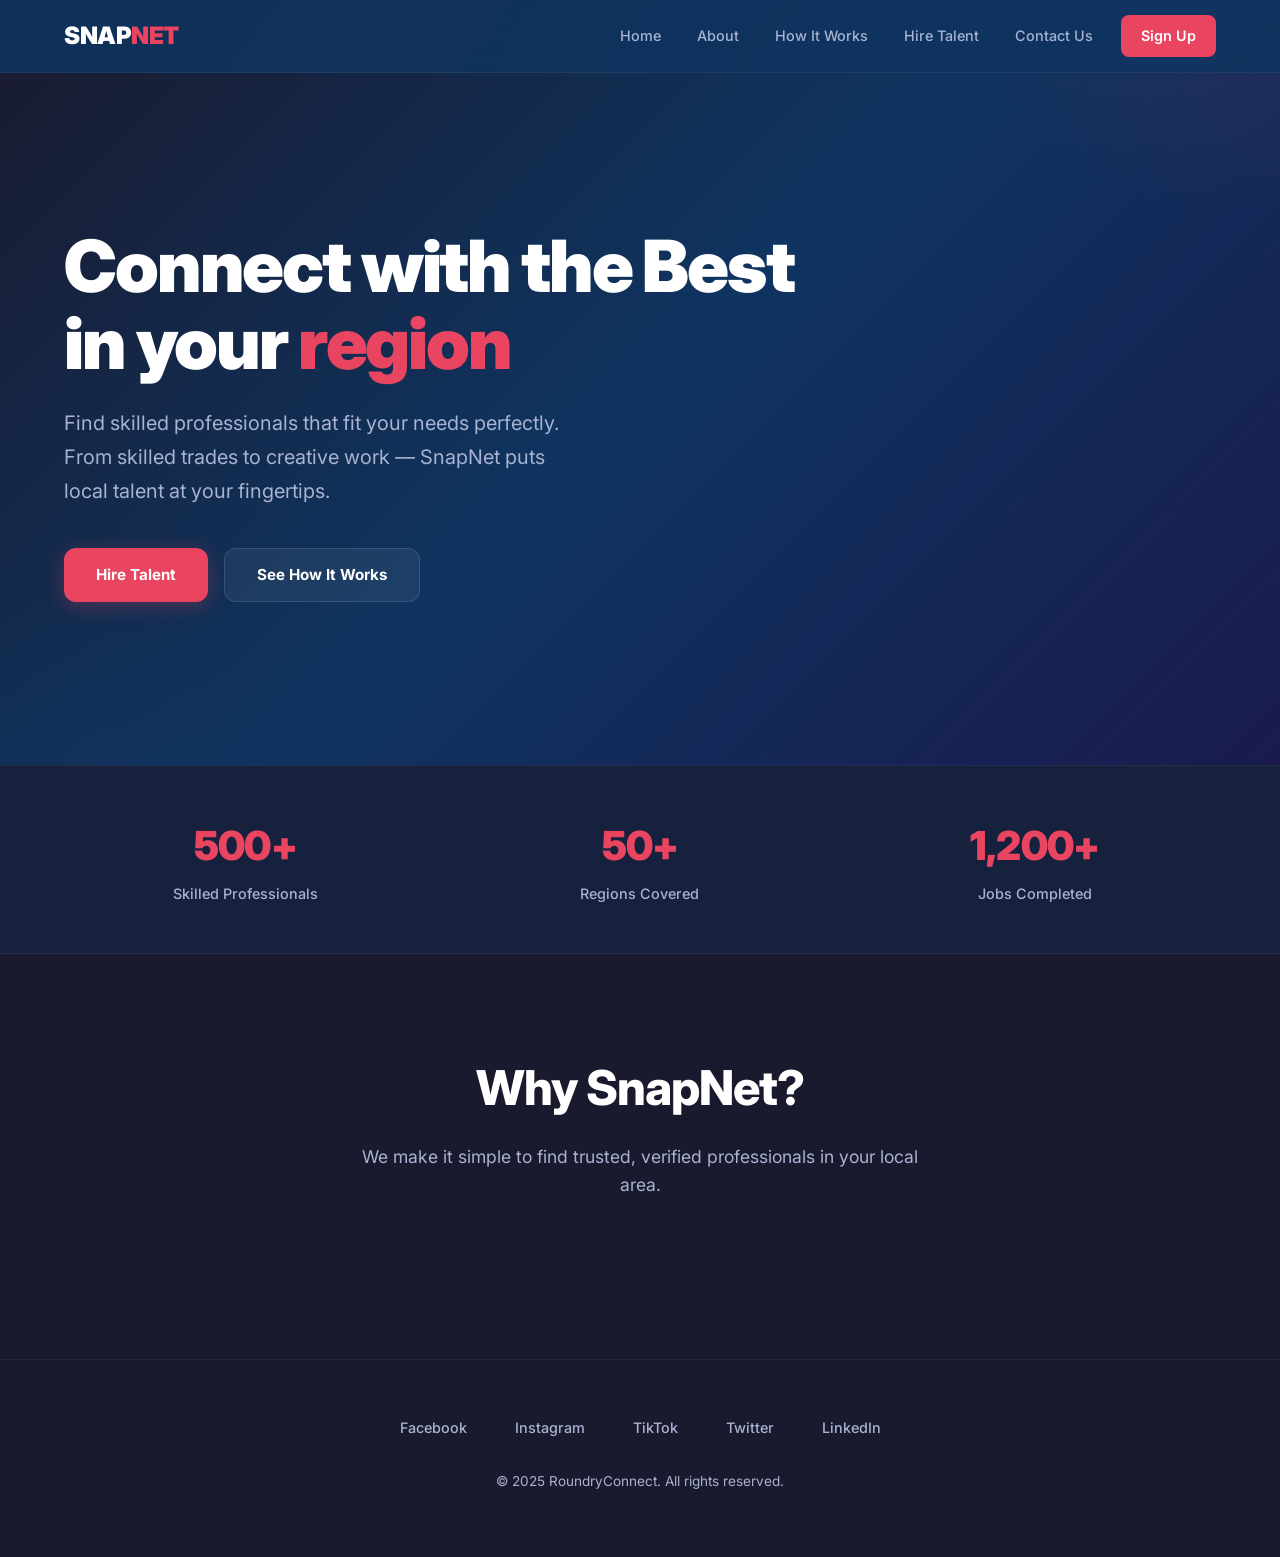
<file: roundry website/index.html>
<!DOCTYPE html>
<html lang="en">
<head>
    <meta charset="UTF-8">
    <meta name="viewport" content="width=device-width, initial-scale=1.0">
    <title>SnapNet — Connect with Skilled Professionals</title>
    <meta name="description" content="SnapNet is a freelance hiring platform that connects you with skilled professionals in your region.">
    <meta property="og:title" content="SnapNet — Freelance Hiring Platform">
    <meta property="og:description" content="Find skilled professionals that fit your needs perfectly.">
    <meta property="og:type" content="website">
    <link rel="icon" href="data:image/svg+xml,<svg xmlns='http://www.w3.org/2000/svg' viewBox='0 0 100 100'><text y='.9em' font-size='90'>⚡</text></svg>">
    <link rel="stylesheet" href="style.css">
</head>
<body>
    <a href="#main-content" class="skip-link">Skip to main content</a>

    <header class="main-header">
        <div class="container">
            <a href="index.html" class="logo">SNAP<span>NET</span></a>
            <nav class="nav-menu" aria-label="Main navigation">
                <a href="#home">Home</a>
                <a href="#about">About</a>
                <a href="how-it-works.html">How It Works</a>
                <a href="hire-me.html">Hire Talent</a>
                <a href="#contact">Contact Us</a>
                <a href="sign-up.html" class="nav-cta">Sign Up</a>
            </nav>
            <button class="nav-toggle" aria-label="Toggle navigation" aria-expanded="false">
                <span></span>
                <span></span>
                <span></span>
            </button>
        </div>
    </header>

    <main id="main-content">
        <section id="home" class="hero">
            <div class="container">
                <h2>Connect with the Best<br>in your <span class="accent">region</span></h2>
                <p>Find skilled professionals that fit your needs perfectly. From skilled trades to creative work — SnapNet puts local talent at your fingertips.</p>
                <div class="hero-actions">
                    <a href="hire-me.html" class="btn btn-primary">Hire Talent</a>
                    <a href="how-it-works.html" class="btn btn-secondary">See How It Works</a>
                </div>
            </div>
        </section>

        <section id="about" class="stats-bar">
            <div class="container">
                <div class="stats-grid">
                    <div class="stat-item">
                        <h3>500+</h3>
                        <p>Skilled Professionals</p>
                    </div>
                    <div class="stat-item">
                        <h3>50+</h3>
                        <p>Regions Covered</p>
                    </div>
                    <div class="stat-item">
                        <h3>1,200+</h3>
                        <p>Jobs Completed</p>
                    </div>
                </div>
            </div>
        </section>

        <section class="section">
            <div class="container">
                <div class="section-header">
                    <h2>Why SnapNet?</h2>
                    <p>We make it simple to find trusted, verified professionals in your local area.</p>
                </div>
            </div>
        </section>
    </main>

    <footer id="contact" class="main-footer">
        <div class="container">
            <div class="social-icons">
                <a href="#">Facebook</a>
                <a href="#">Instagram</a>
                <a href="#">TikTok</a>
                <a href="#">Twitter</a>
                <a href="#">LinkedIn</a>
            </div>
            <p>&copy; 2025 RoundryConnect. All rights reserved.</p>
        </div>
    </footer>

    <script src="script.js"></script>
</body>
</html>
</file>
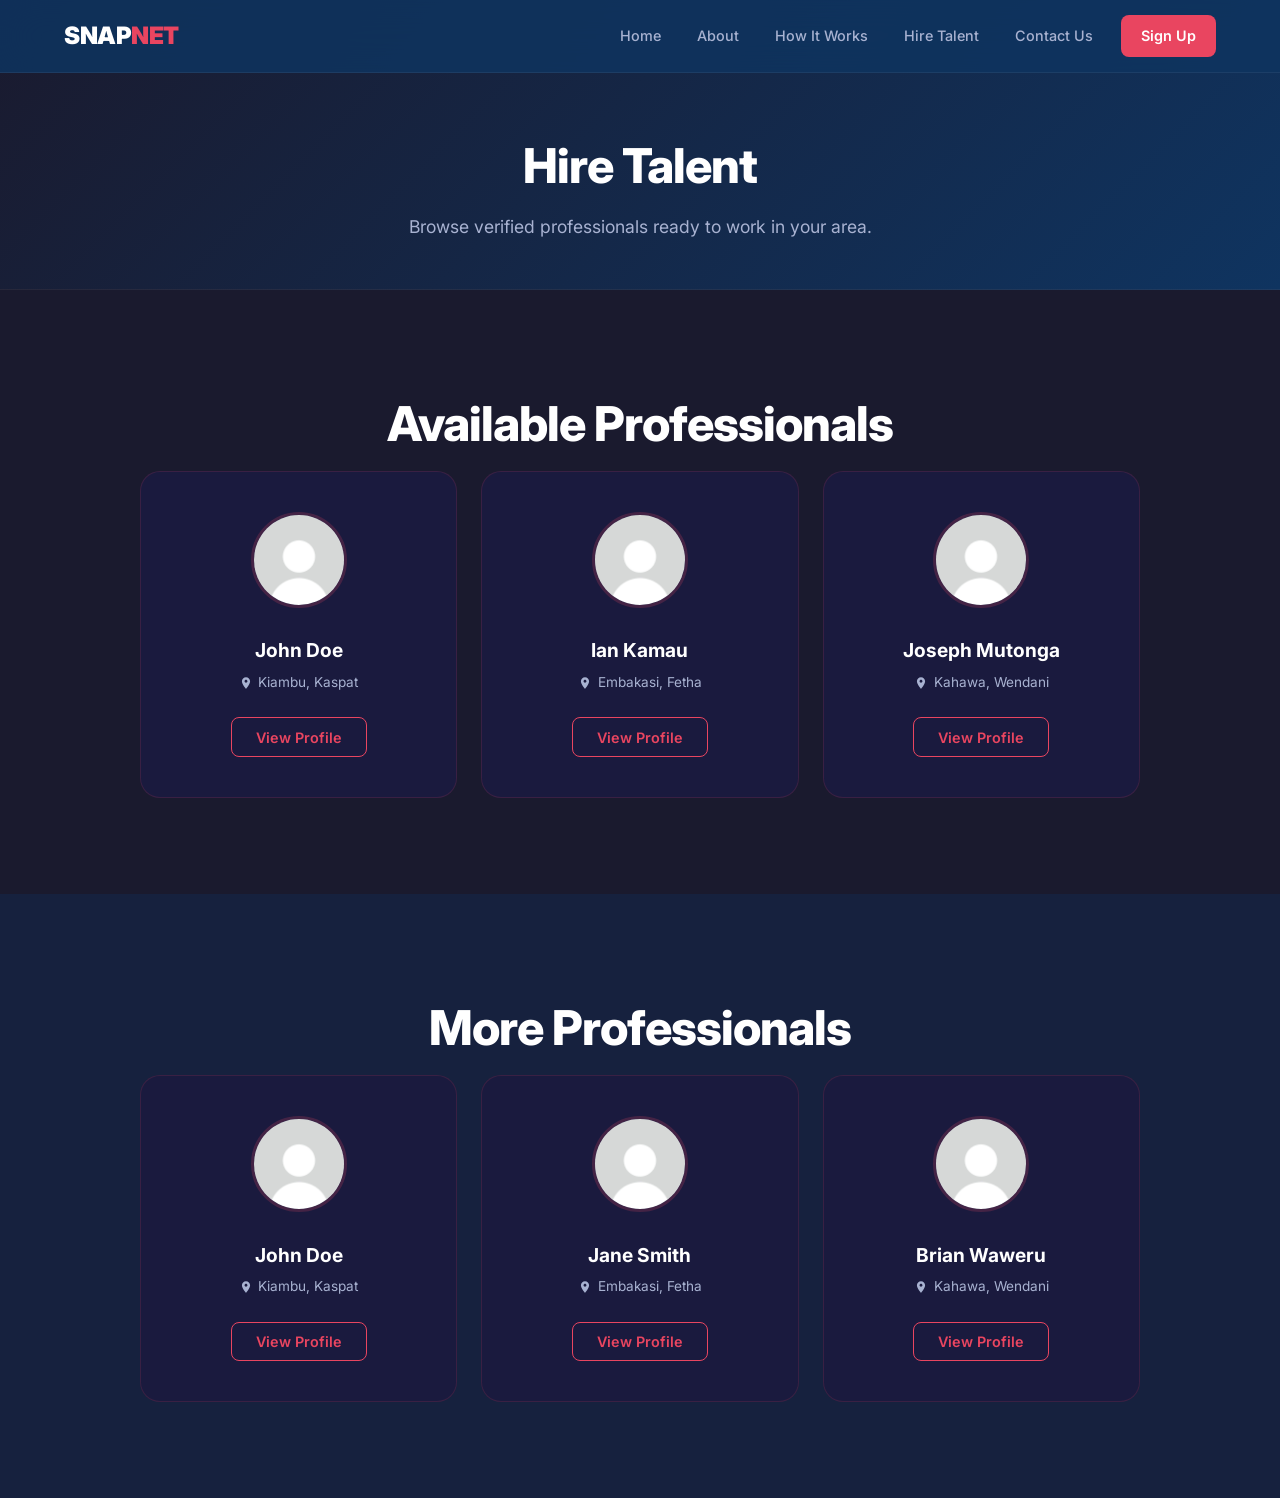
<file: roundry website/hire-me.html>
<!DOCTYPE html>
<html lang="en">
<head>
    <meta charset="UTF-8">
    <meta name="viewport" content="width=device-width, initial-scale=1.0">
    <link rel="stylesheet" href="style.css">
    <title>Hire Talent — SnapNet</title>
    <meta name="description" content="Browse and hire verified talent on SnapNet. Connect with skilled professionals in your region.">
    <meta property="og:title" content="Hire Talent — SnapNet">
    <meta property="og:description" content="Browse and hire verified talent on SnapNet.">
    <meta property="og:type" content="website">
    <link rel="icon" href="data:image/svg+xml,<svg xmlns='http://www.w3.org/2000/svg' viewBox='0 0 100 100'><text y='.9em' font-size='90'>⚡</text></svg>">
</head>
<body>
    <a href="#hire-talent" class="skip-link">Skip to main content</a>

    <header class="main-header">
        <div class="container">
            <a href="index.html" class="logo">SNAP<span>NET</span></a>
            <nav class="nav-menu" aria-label="Main navigation">
                <a href="index.html#home">Home</a>
                <a href="index.html#about">About</a>
                <a href="how-it-works.html">How It Works</a>
                <a href="hire-me.html" aria-current="page">Hire Talent</a>
                <a href="index.html#contact">Contact Us</a>
                <a href="sign-up.html" class="nav-cta">Sign Up</a>
            </nav>
            <button class="nav-toggle" aria-label="Toggle navigation" aria-expanded="false">
                <span></span>
                <span></span>
                <span></span>
            </button>
        </div>
    </header>

    <main id="hire-talent">
        <div class="page-header">
            <div class="container">
                <h1>Hire Talent</h1>
                <p>Browse verified professionals ready to work in your area.</p>
            </div>
        </div>

        <section class="talent-section">
            <div class="container">
                <h2>Available Professionals</h2>
                <div class="talent-grid">
                    <div class="talent-card">
                        <img src="images/5.jpeg" alt="Profile photo of John Doe">
                        <h3>John Doe</h3>
                        <p class="location">Kiambu, Kaspat</p>
                        <button>View Profile</button>
                    </div>
                    <div class="talent-card">
                        <img src="images/5.jpeg" alt="Profile photo of Ian Kamau">
                        <h3>Ian Kamau</h3>
                        <p class="location">Embakasi, Fetha</p>
                        <button>View Profile</button>
                    </div>
                    <div class="talent-card">
                        <img src="images/5.jpeg" alt="Profile photo of Joseph Mutonga">
                        <h3>Joseph Mutonga</h3>
                        <p class="location">Kahawa, Wendani</p>
                        <button>View Profile</button>
                    </div>
                </div>
            </div>
        </section>

        <section class="talent-section" style="background: var(--color-surface);">
            <div class="container">
                <h2>More Professionals</h2>
                <div class="talent-grid">
                    <div class="talent-card">
                        <img src="images/5.jpeg" alt="Profile photo of John Doe">
                        <h3>John Doe</h3>
                        <p class="location">Kiambu, Kaspat</p>
                        <button>View Profile</button>
                    </div>
                    <div class="talent-card">
                        <img src="images/5.jpeg" alt="Profile photo of Jane Smith">
                        <h3>Jane Smith</h3>
                        <p class="location">Embakasi, Fetha</p>
                        <button>View Profile</button>
                    </div>
                    <div class="talent-card">
                        <img src="images/5.jpeg" alt="Profile photo of Brian Waweru">
                        <h3>Brian Waweru</h3>
                        <p class="location">Kahawa, Wendani</p>
                        <button>View Profile</button>
                    </div>
                </div>
            </div>
        </section>
    </main>

    <script src="script.js"></script>
</body>
</html>
</file>
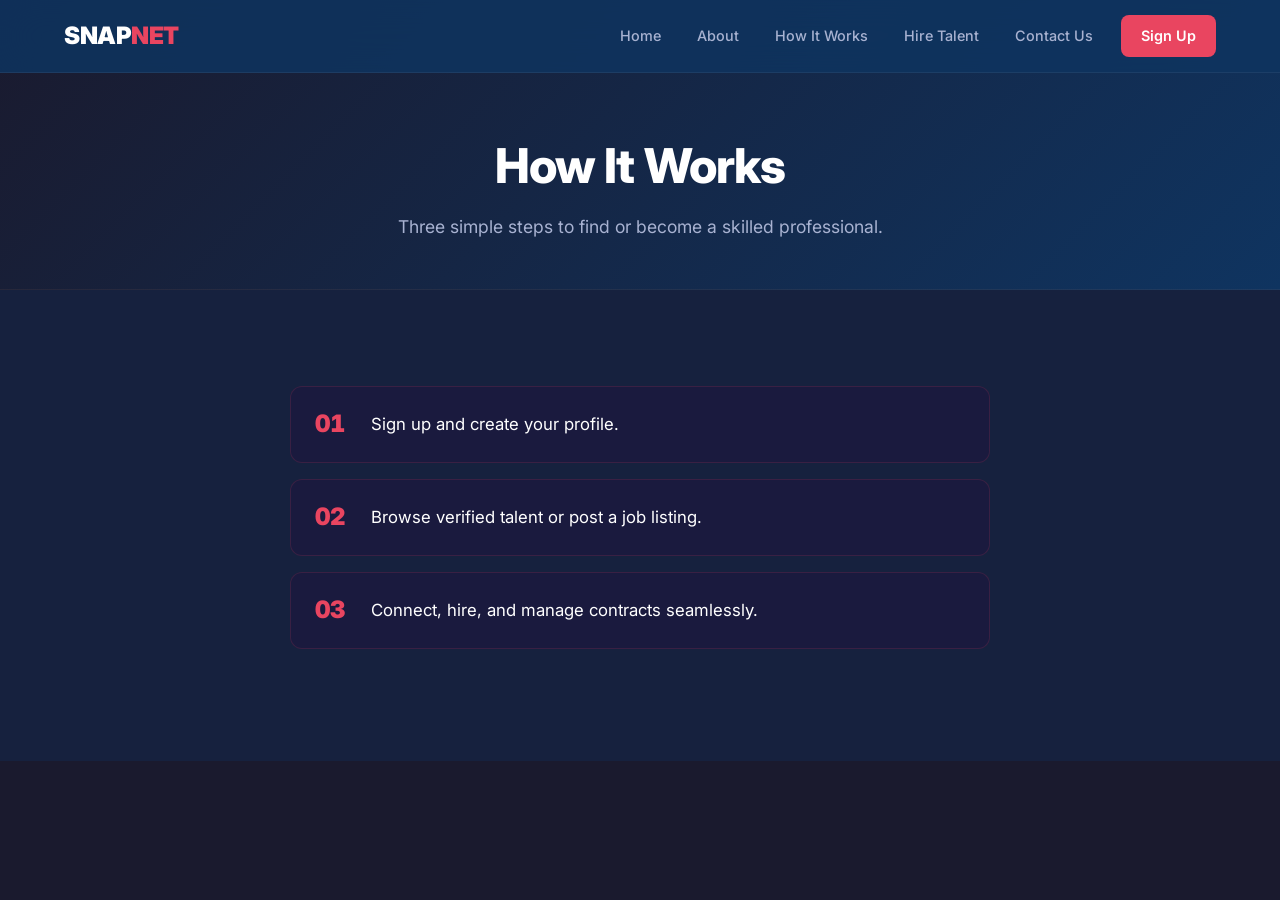
<file: roundry website/how-it-works.html>
<!DOCTYPE html>
<html lang="en">
<head>
    <meta charset="UTF-8">
    <meta name="viewport" content="width=device-width, initial-scale=1.0">
    <link rel="stylesheet" href="style.css">
    <title>How It Works — SnapNet</title>
    <meta name="description" content="Learn how SnapNet works — sign up, browse verified talent, connect, and manage contracts seamlessly.">
    <meta property="og:title" content="How It Works — SnapNet">
    <meta property="og:description" content="Sign up, browse verified talent, connect, and manage contracts seamlessly.">
    <meta property="og:type" content="website">
    <link rel="icon" href="data:image/svg+xml,<svg xmlns='http://www.w3.org/2000/svg' viewBox='0 0 100 100'><text y='.9em' font-size='90'>⚡</text></svg>">
</head>
<body>
    <a href="#how-it-works" class="skip-link">Skip to main content</a>

    <header class="main-header">
        <div class="container">
            <a href="index.html" class="logo">SNAP<span>NET</span></a>
            <nav class="nav-menu" aria-label="Main navigation">
                <a href="index.html#home">Home</a>
                <a href="index.html#about">About</a>
                <a href="how-it-works.html" aria-current="page">How It Works</a>
                <a href="hire-me.html">Hire Talent</a>
                <a href="index.html#contact">Contact Us</a>
                <a href="sign-up.html" class="nav-cta">Sign Up</a>
            </nav>
            <button class="nav-toggle" aria-label="Toggle navigation" aria-expanded="false">
                <span></span>
                <span></span>
                <span></span>
            </button>
        </div>
    </header>

    <main id="how-it-works">
        <div class="page-header">
            <div class="container">
                <h1>How It Works</h1>
                <p>Three simple steps to find or become a skilled professional.</p>
            </div>
        </div>

        <section class="info-section">
            <div class="container">
                <ol>
                    <li>Sign up and create your profile.</li>
                    <li>Browse verified talent or post a job listing.</li>
                    <li>Connect, hire, and manage contracts seamlessly.</li>
                </ol>
            </div>
        </section>
    </main>
</body>
</html>
</file>
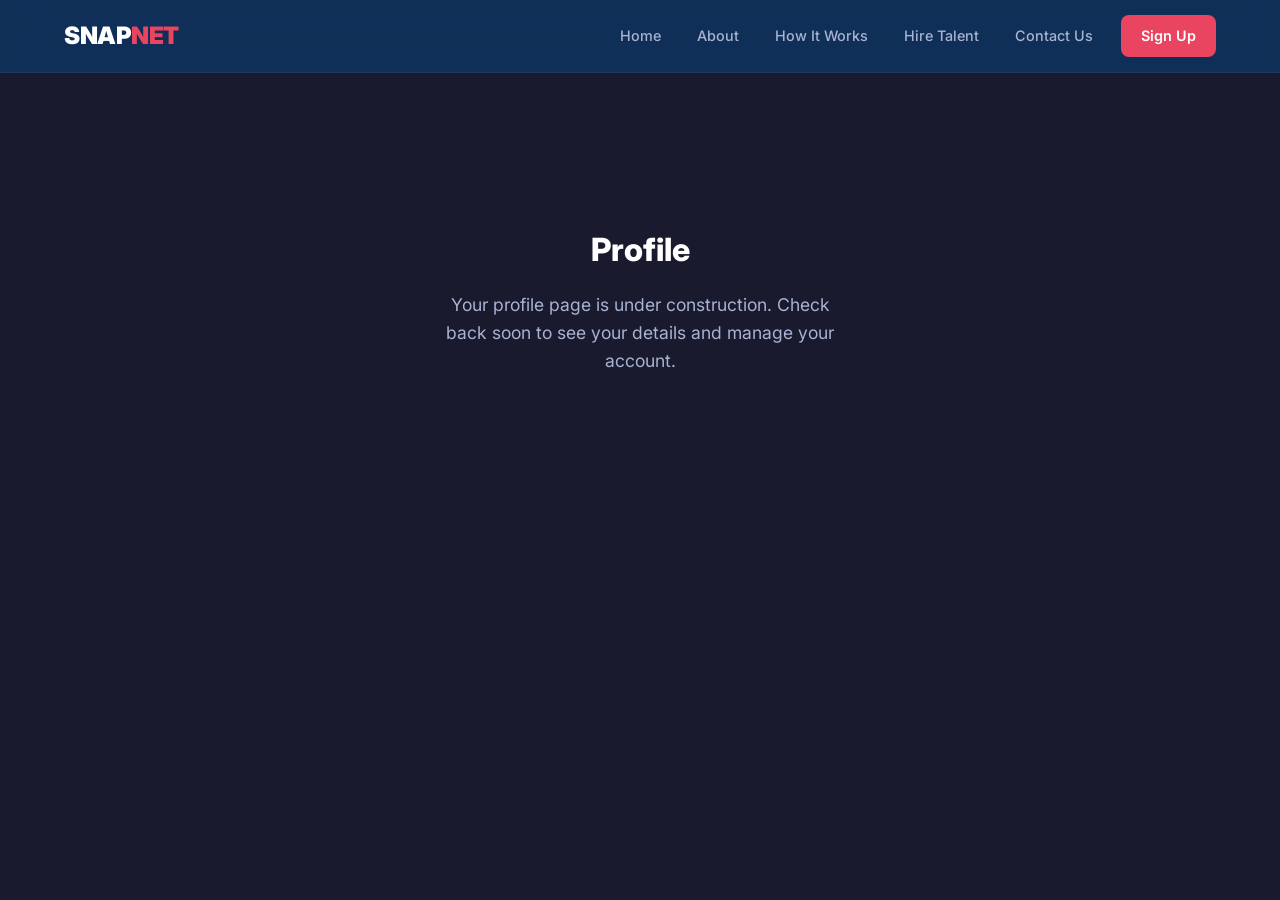
<file: roundry website/profile.html>
<!DOCTYPE html>
<html lang="en">
<head>
    <meta charset="UTF-8">
    <meta name="viewport" content="width=device-width, initial-scale=1.0">
    <title>Profile — SnapNet</title>
    <meta name="description" content="Your SnapNet profile.">
    <link rel="icon" href="data:image/svg+xml,<svg xmlns='http://www.w3.org/2000/svg' viewBox='0 0 100 100'><text y='.9em' font-size='90'>⚡</text></svg>">
    <link rel="stylesheet" href="style.css">
</head>
<body>
    <a href="#main-content" class="skip-link">Skip to main content</a>

    <header class="main-header">
        <div class="container">
            <a href="index.html" class="logo">SNAP<span>NET</span></a>
            <nav class="nav-menu" aria-label="Main navigation">
                <a href="index.html#home">Home</a>
                <a href="index.html#about">About</a>
                <a href="how-it-works.html">How It Works</a>
                <a href="hire-me.html">Hire Talent</a>
                <a href="index.html#contact">Contact Us</a>
                <a href="sign-up.html" class="nav-cta">Sign Up</a>
            </nav>
            <button class="nav-toggle" aria-label="Toggle navigation" aria-expanded="false">
                <span></span>
                <span></span>
                <span></span>
            </button>
        </div>
    </header>

    <main id="main-content" class="profile-page">
        <div class="container">
            <div class="profile-placeholder">
                <h2>Profile</h2>
                <p>Your profile page is under construction. Check back soon to see your details and manage your account.</p>
            </div>
        </div>
    </main>

    <script src="script.js"></script>
</body>
</html>
</file>
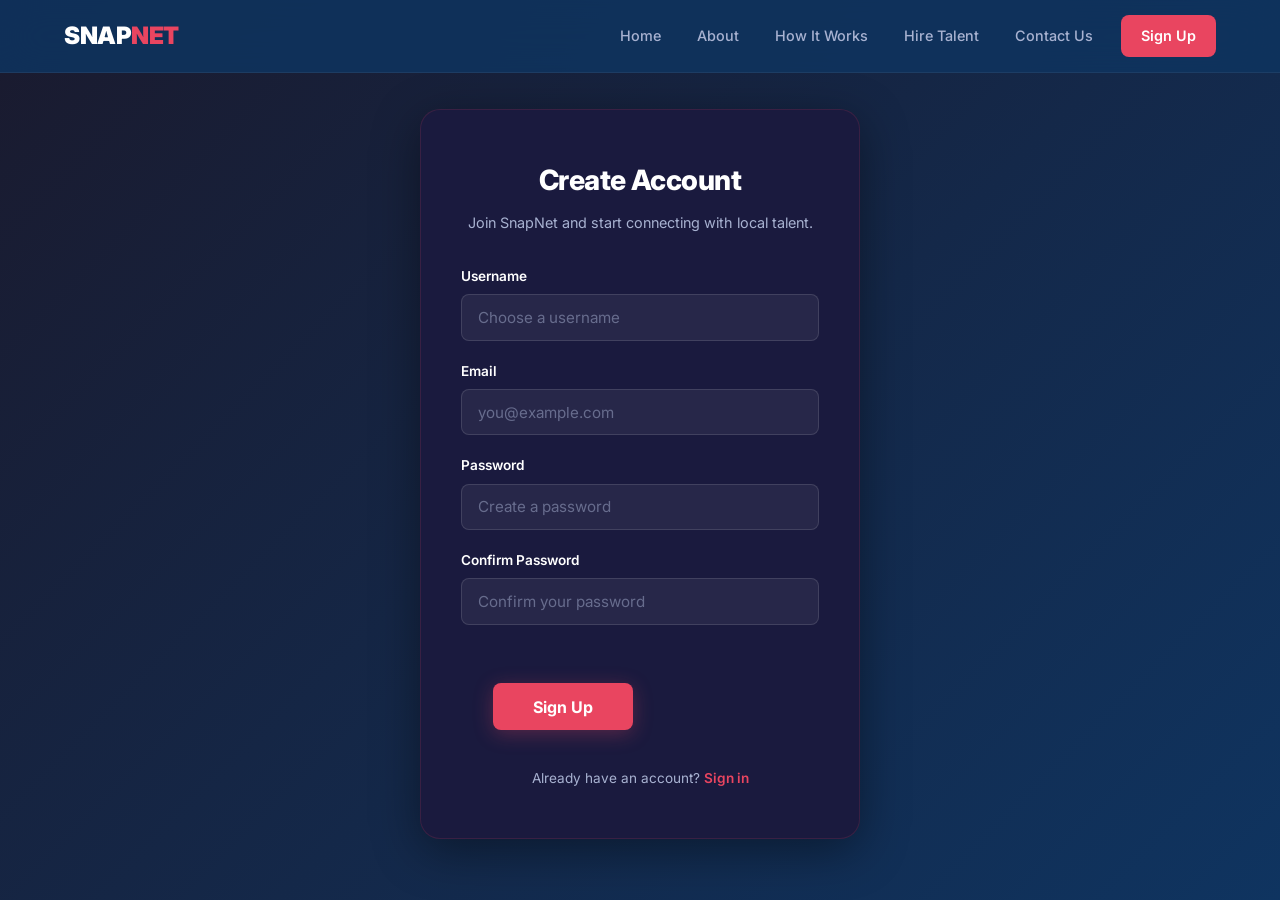
<file: roundry website/sign-up.html>
<!DOCTYPE html>
<html lang="en">
<head>
    <meta charset="UTF-8">
    <meta name="viewport" content="width=device-width, initial-scale=1.0">
    <link rel="stylesheet" href="style.css">
    <title>Create Account — SnapNet</title>
    <meta name="description" content="Create a SnapNet account to start hiring or find work.">
    <meta property="og:title" content="Create Account — SnapNet">
    <meta property="og:description" content="Create a SnapNet account to start hiring or find work.">
    <meta property="og:type" content="website">
    <link rel="icon" href="data:image/svg+xml,<svg xmlns='http://www.w3.org/2000/svg' viewBox='0 0 100 100'><text y='.9em' font-size='90'>⚡</text></svg>">
</head>
<body>
    <a href="#signup-form" class="skip-link">Skip to main content</a>

    <header class="main-header">
        <div class="container">
            <a href="index.html" class="logo">SNAP<span>NET</span></a>
            <nav class="nav-menu" aria-label="Main navigation">
                <a href="index.html#home">Home</a>
                <a href="index.html#about">About</a>
                <a href="how-it-works.html">How It Works</a>
                <a href="hire-me.html">Hire Talent</a>
                <a href="index.html#contact">Contact Us</a>
                <a href="sign-up.html" class="nav-cta" aria-current="page">Sign Up</a>
            </nav>
            <button class="nav-toggle" aria-label="Toggle navigation" aria-expanded="false">
                <span></span>
                <span></span>
                <span></span>
            </button>
        </div>
    </header>

    <main id="signup-form" class="form-page">
        <form class="form" onsubmit="handleSignup(event)">
            <p id="heading">Create Account</p>
            <p class="subtitle">Join SnapNet and start connecting with local talent.</p>
            <div class="field">
                <label for="signup-username">Username</label>
                <input id="signup-username" autocomplete="off" placeholder="Choose a username" class="input-field" type="text" required>
            </div>
            <div class="field">
                <label for="signup-email">Email</label>
                <input id="signup-email" autocomplete="off" placeholder="you@example.com" class="input-field" type="email" required>
            </div>
            <div class="field">
                <label for="signup-password">Password</label>
                <input id="signup-password" placeholder="Create a password" class="input-field" type="password" required>
            </div>
            <div class="field">
                <label for="signup-confirm-password">Confirm Password</label>
                <input id="signup-confirm-password" placeholder="Confirm your password" class="input-field" type="password" required>
            </div>
            <div class="btn">
                <button type="submit" class="button1">Sign Up</button>
            </div>
            <p class="form-footer">Already have an account? <a href="#">Sign in</a></p>
        </form>
    </main>

    <script src="script.js"></script>
</body>
</html>
</file>
<file: roundry website/style.css>
@import url('https://fonts.googleapis.com/css2?family=Inter:wght@400;500;600;700;800;900&display=swap');

*,
*::before,
*::after {
    margin: 0;
    padding: 0;
    box-sizing: border-box;
}

:root {
    --color-primary: #1a1a2e;
    --color-accent: #e94560;
    --color-accent-hover: #d63050;
    --color-surface: #16213e;
    --color-bg: #0f3460;
    --color-text: #ffffff;
    --color-text-muted: #a8b2d1;
    --color-card: #1a1a3e;
    --color-card-border: rgba(233, 69, 96, 0.15);
    --color-input-bg: rgba(255, 255, 255, 0.06);
    --color-input-border: rgba(255, 255, 255, 0.12);
    --font: 'Inter', -apple-system, BlinkMacSystemFont, sans-serif;
    --radius: 12px;
    --radius-lg: 20px;
    --shadow: 0 4px 24px rgba(0, 0, 0, 0.3);
    --shadow-lg: 0 12px 48px rgba(0, 0, 0, 0.4);
    --transition: 0.25s cubic-bezier(0.4, 0, 0.2, 1);
}

html {
    scroll-behavior: smooth;
}

body {
    font-family: var(--font);
    line-height: 1.6;
    color: var(--color-text);
    background-color: var(--color-primary);
    min-height: 100vh;
    -webkit-font-smoothing: antialiased;
}

.skip-link {
    position: absolute;
    top: -100%;
    left: 0;
    background: var(--color-accent);
    color: #fff;
    padding: 1rem 2rem;
    z-index: 10000;
    font-weight: 700;
    text-decoration: none;
    border-radius: 0 0 var(--radius) 0;
}

.skip-link:focus {
    top: 0;
}

.sr-only {
    position: absolute;
    width: 1px;
    height: 1px;
    padding: 0;
    margin: -1px;
    overflow: hidden;
    clip: rect(0, 0, 0, 0);
    white-space: nowrap;
    border: 0;
}

:focus-visible {
    outline: 3px solid var(--color-accent);
    outline-offset: 3px;
}

@media (prefers-reduced-motion: reduce) {
    *,
    *::before,
    *::after {
        animation-duration: 0.01ms !important;
        animation-iteration-count: 1 !important;
        transition-duration: 0.01ms !important;
        scroll-behavior: auto !important;
    }
}

.container {
    width: 90%;
    max-width: 1200px;
    margin: 0 auto;
}

/* Header */
.main-header {
    position: fixed;
    top: 0;
    left: 0;
    right: 0;
    z-index: 1000;
    background: rgba(15, 52, 96, 0.85);
    backdrop-filter: blur(20px);
    -webkit-backdrop-filter: blur(20px);
    border-bottom: 1px solid rgba(255, 255, 255, 0.06);
    padding: 0;
    transition: background var(--transition);
}

.main-header .container {
    display: flex;
    justify-content: space-between;
    align-items: center;
    height: 72px;
}

.logo {
    font-size: 1.5rem;
    font-weight: 900;
    letter-spacing: -0.02em;
    color: var(--color-text);
    text-decoration: none;
}

.logo span {
    color: var(--color-accent);
}

.nav-menu {
    display: flex;
    align-items: center;
    gap: 0.25rem;
}

.nav-menu a {
    color: var(--color-text-muted);
    text-decoration: none;
    font-size: 0.9rem;
    font-weight: 500;
    padding: 0.5rem 1rem;
    border-radius: 8px;
    transition: color var(--transition), background var(--transition);
}

.nav-menu a:hover {
    color: var(--color-text);
    background: rgba(255, 255, 255, 0.06);
}

.nav-cta {
    background: var(--color-accent) !important;
    color: #fff !important;
    padding: 0.6rem 1.25rem !important;
    border-radius: 8px !important;
    font-weight: 600 !important;
    margin-left: 0.5rem;
}

.nav-cta:hover {
    background: var(--color-accent-hover) !important;
}

.nav-toggle {
    display: none;
    background: none;
    border: none;
    cursor: pointer;
    padding: 0.5rem;
    flex-direction: column;
    gap: 5px;
}

.nav-toggle span {
    display: block;
    width: 24px;
    height: 2px;
    background: var(--color-text);
    border-radius: 2px;
    transition: transform var(--transition), opacity var(--transition);
}

/* Hero Section */
.hero {
    padding: 10rem 0 6rem;
    min-height: 85vh;
    display: flex;
    align-items: center;
    background: linear-gradient(135deg, var(--color-primary) 0%, var(--color-bg) 50%, #1a1a4e 100%);
    position: relative;
    overflow: hidden;
}

.hero::before {
    content: '';
    position: absolute;
    top: -50%;
    right: -20%;
    width: 600px;
    height: 600px;
    background: radial-gradient(circle, rgba(233, 69, 96, 0.12) 0%, transparent 70%);
    border-radius: 50%;
    pointer-events: none;
}

.hero::after {
    content: '';
    position: absolute;
    bottom: -30%;
    left: -10%;
    width: 400px;
    height: 400px;
    background: radial-gradient(circle, rgba(15, 52, 96, 0.5) 0%, transparent 70%);
    border-radius: 50%;
    pointer-events: none;
}

.hero .container {
    position: relative;
    z-index: 1;
}

.hero h2 {
    font-size: clamp(2.5rem, 6vw, 4.5rem);
    font-weight: 900;
    line-height: 1.08;
    letter-spacing: -0.03em;
    margin-bottom: 1.5rem;
    color: var(--color-text);
}

.hero h2 .accent {
    color: var(--color-accent);
}

.hero p {
    font-size: clamp(1rem, 2vw, 1.25rem);
    color: var(--color-text-muted);
    max-width: 520px;
    margin-bottom: 2.5rem;
    line-height: 1.7;
}

.hero-actions {
    display: flex;
    gap: 1rem;
    flex-wrap: wrap;
}

/* Buttons */
.btn {
    display: inline-flex;
    align-items: center;
    gap: 0.5rem;
    padding: 0.875rem 2rem;
    border-radius: var(--radius);
    font-family: var(--font);
    font-size: 0.95rem;
    font-weight: 700;
    text-decoration: none;
    border: none;
    cursor: pointer;
    transition: all var(--transition);
    text-transform: none;
    letter-spacing: 0;
}

.btn-primary {
    background: var(--color-accent);
    color: #fff;
    box-shadow: 0 4px 20px rgba(233, 69, 96, 0.3);
}

.btn-primary:hover {
    background: var(--color-accent-hover);
    box-shadow: 0 8px 30px rgba(233, 69, 96, 0.4);
    transform: translateY(-2px);
}

.btn-secondary {
    background: rgba(255, 255, 255, 0.06);
    color: var(--color-text);
    border: 1px solid rgba(255, 255, 255, 0.12);
}

.btn-secondary:hover {
    background: rgba(255, 255, 255, 0.12);
    border-color: rgba(255, 255, 255, 0.2);
    transform: translateY(-2px);
}

/* Stats Bar */
.stats-bar {
    background: var(--color-surface);
    border-top: 1px solid rgba(255, 255, 255, 0.06);
    border-bottom: 1px solid rgba(255, 255, 255, 0.06);
    padding: 3rem 0;
}

.stats-grid {
    display: grid;
    grid-template-columns: repeat(3, 1fr);
    gap: 2rem;
    text-align: center;
}

.stat-item h3 {
    font-size: 2.5rem;
    font-weight: 900;
    color: var(--color-accent);
    letter-spacing: -0.02em;
}

.stat-item p {
    color: var(--color-text-muted);
    font-size: 0.9rem;
    margin-top: 0.25rem;
    font-weight: 500;
}

/* Section Styling */
.section {
    padding: 6rem 0;
}

.section-alt {
    background: var(--color-surface);
}

.section-header {
    text-align: center;
    margin-bottom: 4rem;
}

.section-header h2 {
    font-size: clamp(2rem, 4vw, 3rem);
    font-weight: 800;
    letter-spacing: -0.02em;
    margin-bottom: 1rem;
}

.section-header p {
    color: var(--color-text-muted);
    font-size: 1.1rem;
    max-width: 600px;
    margin: 0 auto;
}

/* Info Sections */
.info-section {
    padding: 6rem 0;
    background: var(--color-surface);
}

.info-section h2 {
    text-align: center;
    margin-bottom: 1rem;
    font-size: clamp(2rem, 4vw, 3rem);
    font-weight: 800;
    letter-spacing: -0.02em;
}

.info-section p {
    text-align: center;
    font-size: 1.1rem;
    color: var(--color-text-muted);
    max-width: 600px;
    margin: 0 auto 3rem;
}

.info-section ol {
    max-width: 700px;
    margin: 0 auto;
    list-style: none;
    counter-reset: steps;
}

.info-section ol li {
    counter-increment: steps;
    padding: 1.5rem 1.5rem 1.5rem 5rem;
    position: relative;
    margin-bottom: 1rem;
    background: var(--color-card);
    border-radius: var(--radius);
    border: 1px solid var(--color-card-border);
    font-size: 1.05rem;
    line-height: 1.6;
    transition: border-color var(--transition), transform var(--transition);
}

.info-section ol li:hover {
    border-color: rgba(233, 69, 96, 0.35);
    transform: translateX(4px);
}

.info-section ol li::before {
    content: counter(steps, decimal-leading-zero);
    position: absolute;
    left: 1.5rem;
    top: 50%;
    transform: translateY(-50%);
    font-size: 1.5rem;
    font-weight: 900;
    color: var(--color-accent);
    font-variant-numeric: tabular-nums;
}

/* Talent Section */
.talent-section {
    padding: 6rem 0;
    background: var(--color-primary);
}

.talent-section h2 {
    text-align: center;
    margin-bottom: 0.5rem;
    font-size: clamp(2rem, 4vw, 3rem);
    font-weight: 800;
    letter-spacing: -0.02em;
    color: var(--color-text);
}

.talent-section > .container > p {
    text-align: center;
    color: var(--color-text-muted);
    margin-bottom: 3rem;
    font-size: 1.1rem;
}

.talent-grid {
    display: grid;
    grid-template-columns: repeat(auto-fit, minmax(280px, 1fr));
    gap: 1.5rem;
    max-width: 1000px;
    margin: 0 auto;
}

.talent-card {
    background: var(--color-card);
    border: 1px solid var(--color-card-border);
    border-radius: var(--radius-lg);
    padding: 2.5rem 2rem;
    text-align: center;
    transition: all var(--transition);
    position: relative;
    overflow: hidden;
}

.talent-card::before {
    content: '';
    position: absolute;
    top: 0;
    left: 0;
    right: 0;
    height: 4px;
    background: linear-gradient(90deg, var(--color-accent), #ff6b6b);
    opacity: 0;
    transition: opacity var(--transition);
}

.talent-card:hover {
    transform: translateY(-6px);
    box-shadow: var(--shadow-lg);
    border-color: rgba(233, 69, 96, 0.3);
}

.talent-card:hover::before {
    opacity: 1;
}

.talent-card img {
    width: 96px;
    height: 96px;
    border-radius: 50%;
    margin-bottom: 1.25rem;
    object-fit: cover;
    border: 3px solid rgba(233, 69, 96, 0.2);
}

.talent-card h3 {
    font-size: 1.2rem;
    font-weight: 700;
    margin-bottom: 0.35rem;
    color: var(--color-text);
}

.talent-card .location {
    font-size: 0.85rem;
    color: var(--color-text-muted);
    margin-bottom: 1.5rem;
    display: flex;
    align-items: center;
    justify-content: center;
    gap: 0.35rem;
}

.talent-card .location::before {
    content: '';
    display: inline-block;
    width: 14px;
    height: 14px;
    background: var(--color-accent);
    mask: url("data:image/svg+xml,%3Csvg xmlns='http://www.w3.org/2000/svg' viewBox='0 0 24 24'%3E%3Cpath d='M12 2C8.13 2 5 5.13 5 9c0 5.25 7 13 7 13s7-7.75 7-13c0-3.87-3.13-7-7-7zm0 9.5c-1.38 0-2.5-1.12-2.5-2.5s1.12-2.5 2.5-2.5 2.5 1.12 2.5 2.5-1.12 2.5-2.5 2.5z'/%3E%3C/svg%3E") no-repeat center;
    -webkit-mask: url("data:image/svg+xml,%3Csvg xmlns='http://www.w3.org/2000/svg' viewBox='0 0 24 24'%3E%3Cpath d='M12 2C8.13 2 5 5.13 5 9c0 5.25 7 13 7 13s7-7.75 7-13c0-3.87-3.13-7-7-7zm0 9.5c-1.38 0-2.5-1.12-2.5-2.5s1.12-2.5 2.5-2.5 2.5 1.12 2.5 2.5-1.12 2.5-2.5 2.5z'/%3E%3C/svg%3E") no-repeat center;
    mask-size: contain;
    -webkit-mask-size: contain;
    background: var(--color-text-muted);
}

.talent-card button {
    background: transparent;
    color: var(--color-accent);
    border: 1.5px solid var(--color-accent);
    padding: 0.65rem 1.5rem;
    cursor: pointer;
    border-radius: 8px;
    font-family: var(--font);
    font-weight: 600;
    font-size: 0.9rem;
    transition: all var(--transition);
}

.talent-card button:hover {
    background: var(--color-accent);
    color: #fff;
    transform: translateY(-1px);
}

/* Footer */
.main-footer {
    color: var(--color-text);
    text-align: center;
    padding: 3rem 0;
    background: var(--color-primary);
    border-top: 1px solid rgba(255, 255, 255, 0.06);
}

.main-footer p {
    margin-bottom: 1rem;
    color: var(--color-text-muted);
    font-size: 0.85rem;
}

.main-footer .social-icons {
    display: flex;
    justify-content: center;
    gap: 1rem;
    margin-bottom: 1.5rem;
    flex-wrap: wrap;
}

.main-footer .social-icons a {
    color: var(--color-text-muted);
    text-decoration: none;
    font-size: 0.9rem;
    font-weight: 500;
    padding: 0.5rem 1rem;
    border-radius: 8px;
    transition: color var(--transition), background var(--transition);
}

.main-footer .social-icons a:hover {
    color: var(--color-accent);
    background: rgba(233, 69, 96, 0.08);
}

/* Sign-up form */
.form-page {
    min-height: 100vh;
    display: flex;
    align-items: center;
    justify-content: center;
    padding: 6rem 1rem 3rem;
    background: linear-gradient(135deg, var(--color-primary) 0%, var(--color-bg) 100%);
}

.form {
    width: 100%;
    max-width: 440px;
    background: var(--color-card);
    border-radius: var(--radius-lg);
    padding: 3rem 2.5rem;
    border: 1px solid var(--color-card-border);
    box-shadow: var(--shadow-lg);
}

.form #heading {
    font-size: 1.75rem;
    font-weight: 800;
    text-align: center;
    color: var(--color-text);
    margin-bottom: 0.5rem;
    letter-spacing: -0.02em;
}

.form .subtitle {
    text-align: center;
    color: var(--color-text-muted);
    font-size: 0.9rem;
    margin-bottom: 2rem;
}

.form .field {
    margin-bottom: 1.25rem;
}

.form label {
    display: block;
    margin-bottom: 0.4rem;
    font-weight: 600;
    color: var(--color-text);
    font-size: 0.85rem;
}

.form .input-field {
    width: 100%;
    padding: 0.8rem 1rem;
    border: 1.5px solid var(--color-input-border);
    border-radius: 8px;
    font-size: 0.95rem;
    font-family: var(--font);
    background: var(--color-input-bg);
    color: var(--color-text);
    transition: border-color var(--transition), background var(--transition);
}

.form .input-field::placeholder {
    color: rgba(168, 178, 209, 0.5);
}

.form .input-field:focus {
    outline: none;
    border-color: var(--color-accent);
    background: rgba(233, 69, 96, 0.04);
}

.form .btn {
    text-align: center;
    margin-top: 1.5rem;
}

.form .button1 {
    background: var(--color-accent);
    color: #fff;
    border: none;
    padding: 0.85rem 2.5rem;
    border-radius: 8px;
    cursor: pointer;
    font-size: 1rem;
    font-family: var(--font);
    font-weight: 700;
    transition: all var(--transition);
    width: 100%;
    box-shadow: 0 4px 20px rgba(233, 69, 96, 0.3);
}

.form .button1:hover {
    background: var(--color-accent-hover);
    box-shadow: 0 8px 30px rgba(233, 69, 96, 0.4);
    transform: translateY(-1px);
}

.form .form-footer {
    text-align: center;
    margin-top: 1.5rem;
    color: var(--color-text-muted);
    font-size: 0.85rem;
}

.form .form-footer a {
    color: var(--color-accent);
    text-decoration: none;
    font-weight: 600;
}

.form .form-footer a:hover {
    text-decoration: underline;
}

/* Profile Page */
.profile-page {
    min-height: 100vh;
    padding: 8rem 0 4rem;
}

.profile-placeholder {
    text-align: center;
    padding: 6rem 2rem;
}

.profile-placeholder h2 {
    font-size: 2rem;
    font-weight: 800;
    margin-bottom: 1rem;
}

.profile-placeholder p {
    color: var(--color-text-muted);
    font-size: 1.1rem;
    max-width: 400px;
    margin: 0 auto;
}

/* Page header for subpages */
.page-header {
    padding: 8rem 0 3rem;
    text-align: center;
    background: linear-gradient(135deg, var(--color-primary) 0%, var(--color-bg) 100%);
    border-bottom: 1px solid rgba(255, 255, 255, 0.06);
}

.page-header h1 {
    font-size: clamp(2rem, 4vw, 3rem);
    font-weight: 800;
    letter-spacing: -0.02em;
    margin-bottom: 0.5rem;
}

.page-header p {
    color: var(--color-text-muted);
    font-size: 1.1rem;
    max-width: 500px;
    margin: 0 auto;
}

/* Mobile Responsive */
@media (max-width: 768px) {
    .nav-toggle {
        display: flex;
    }

    .nav-menu {
        position: fixed;
        top: 72px;
        left: 0;
        right: 0;
        bottom: 0;
        background: rgba(15, 52, 96, 0.98);
        backdrop-filter: blur(20px);
        flex-direction: column;
        justify-content: flex-start;
        padding: 2rem;
        gap: 0.5rem;
        transform: translateX(100%);
        transition: transform 0.3s cubic-bezier(0.4, 0, 0.2, 1);
    }

    .nav-menu.open {
        transform: translateX(0);
    }

    .nav-menu a {
        font-size: 1.1rem;
        padding: 0.85rem 1.25rem;
        width: 100%;
    }

    .nav-cta {
        margin-left: 0 !important;
        margin-top: 1rem;
        text-align: center;
        justify-content: center;
        display: flex;
    }

    .hero {
        padding: 8rem 0 4rem;
        min-height: 70vh;
    }

    .hero h2 {
        font-size: 2.25rem;
    }

    .stats-grid {
        grid-template-columns: 1fr;
        gap: 1.5rem;
    }

    .stat-item h3 {
        font-size: 2rem;
    }

    .section {
        padding: 4rem 0;
    }

    .talent-grid {
        grid-template-columns: 1fr;
        max-width: 400px;
    }

    .form {
        padding: 2rem 1.5rem;
    }
}

@media (max-width: 480px) {
    .hero h2 {
        font-size: 1.85rem;
    }

    .hero-actions {
        flex-direction: column;
    }

    .hero-actions .btn {
        text-align: center;
        justify-content: center;
    }
}
</file>
